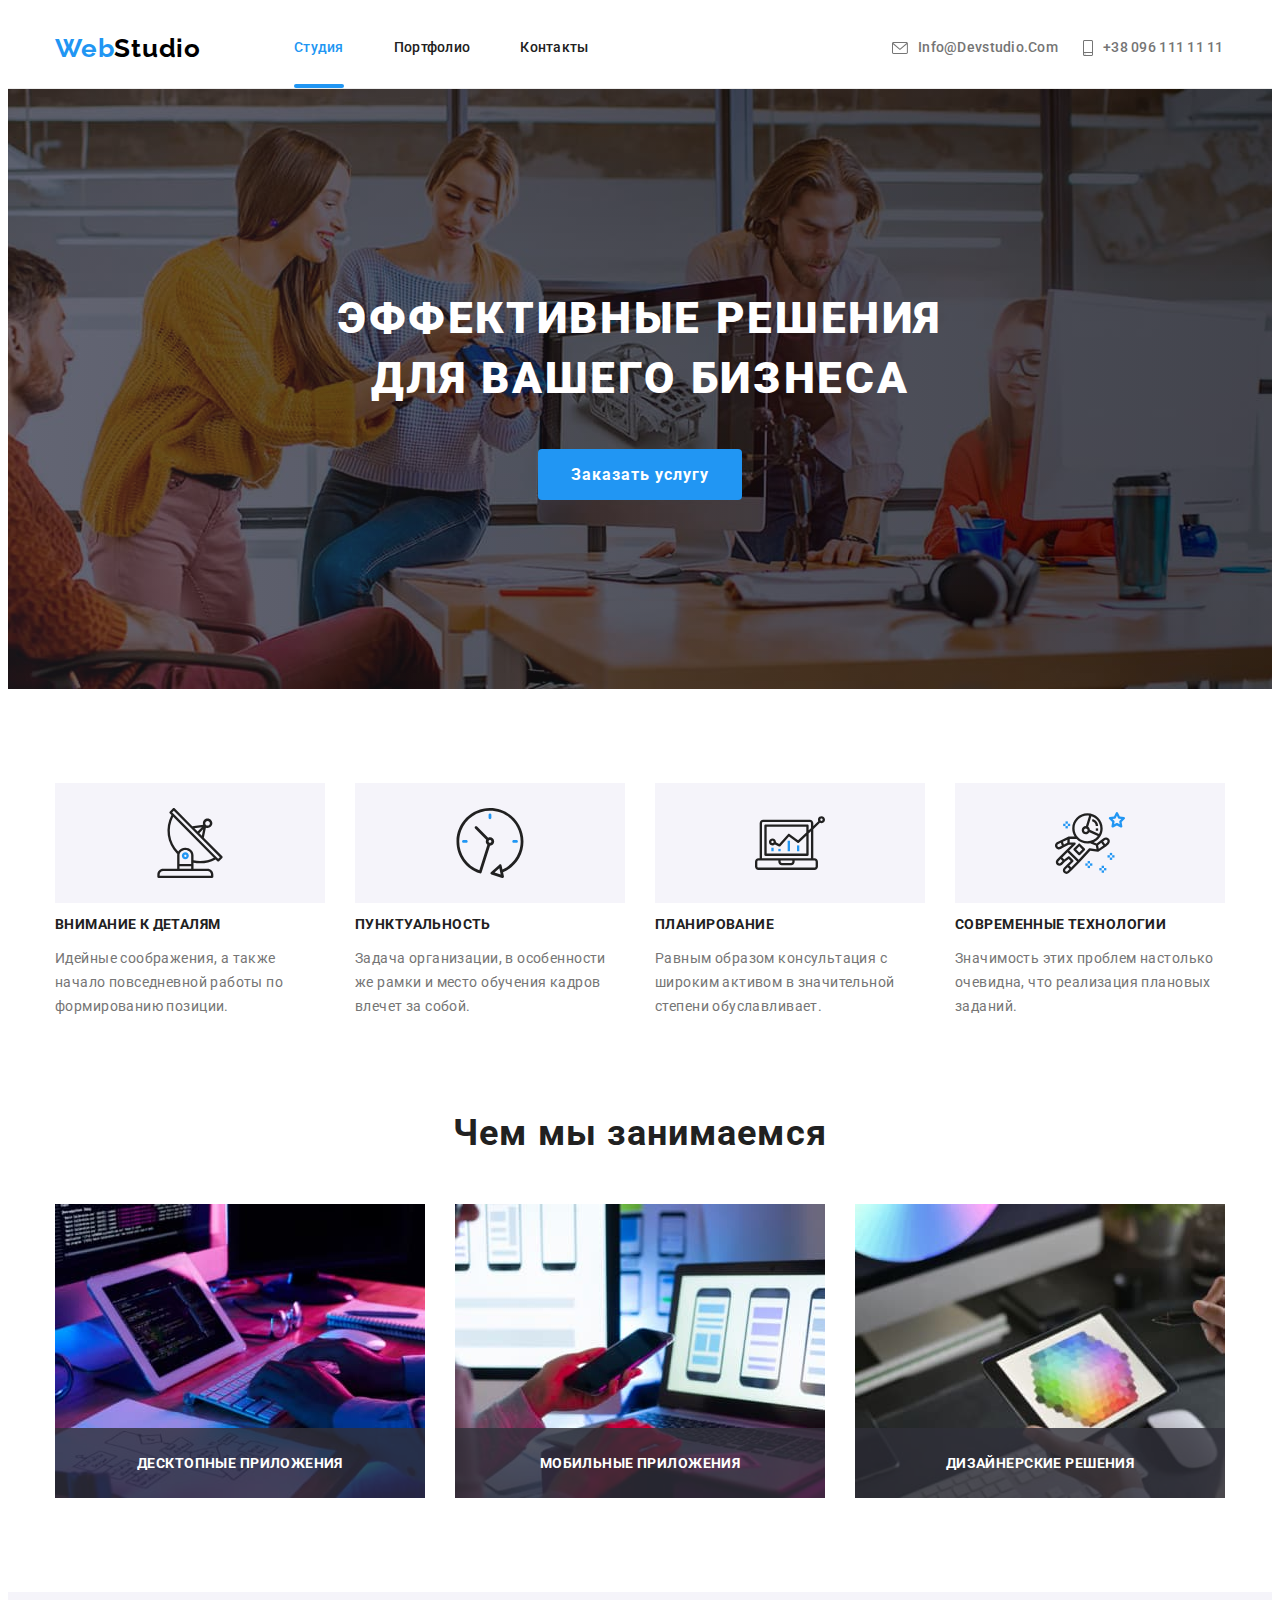
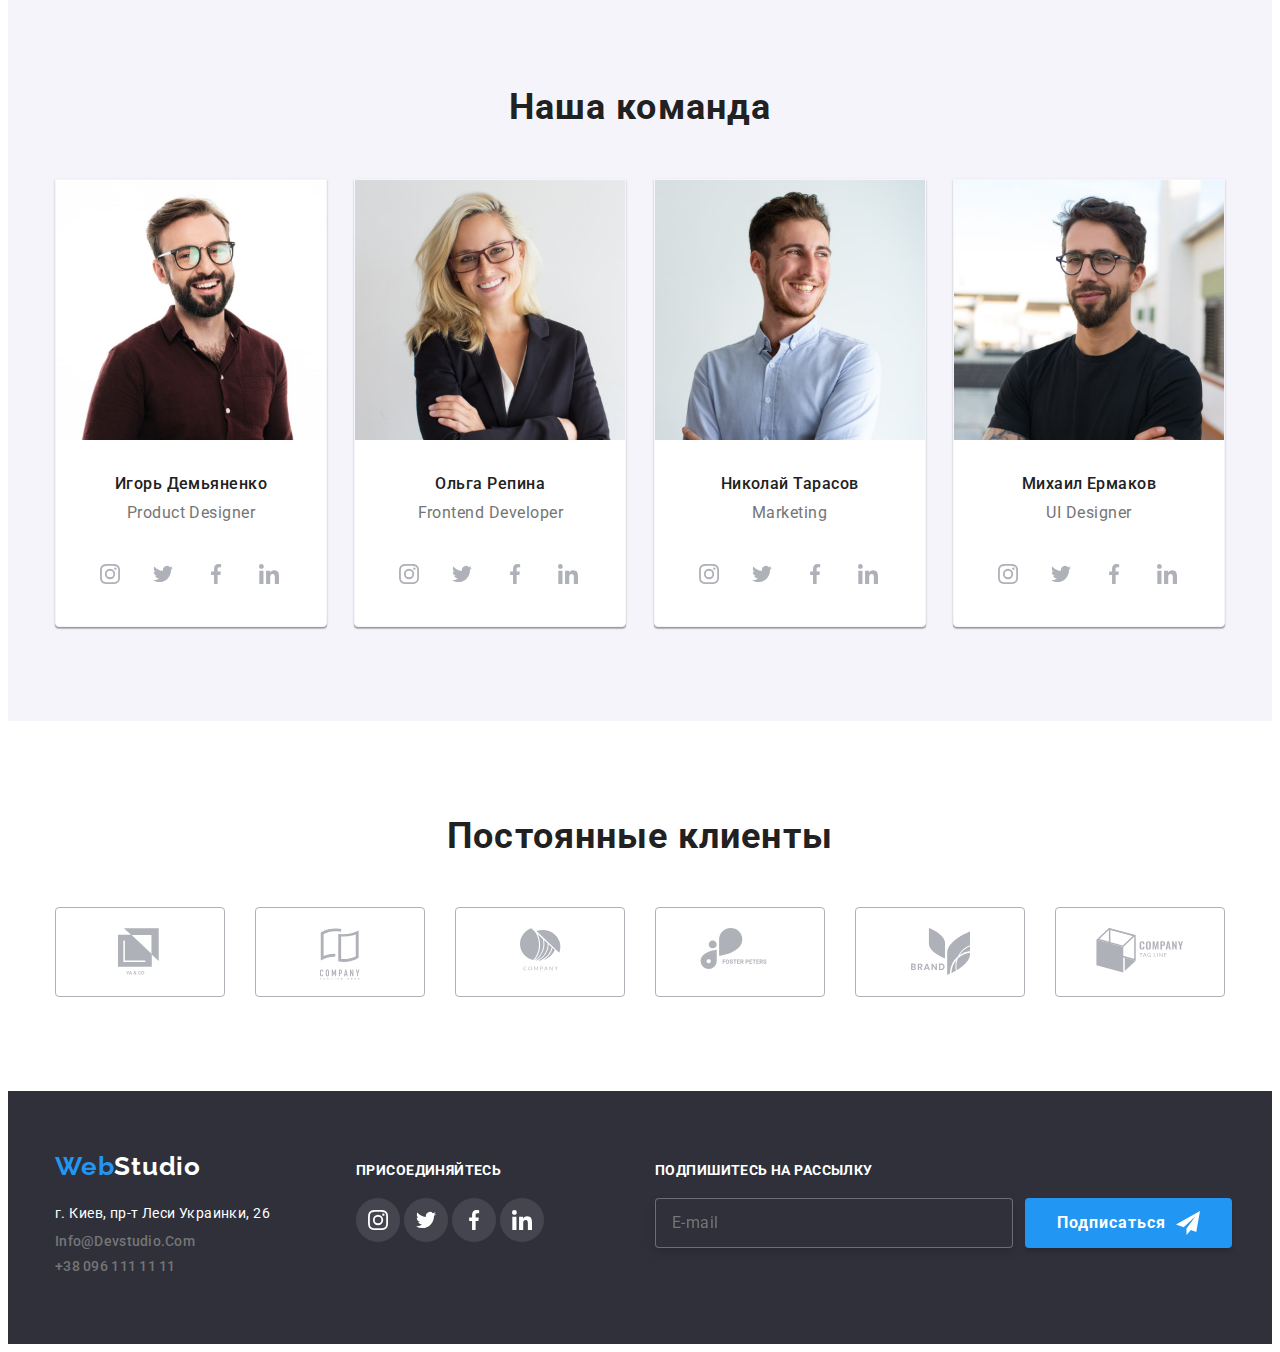
<file: index.html>
<!DOCTYPE html>
<html lang="ru">
<head>
    <meta charset="UTF-8">
    <meta name="viewport" content="width=device-width, initial-scale=1.0">
    <title>homework-4</title>
    <link href="https://fonts.googleapis.com/css2?family=Raleway:wght@700&family=Roboto:wght@400;500;700;900&display=swap" rel="stylesheet"> 
    <link rel="stylesheet" href="https://cdnjs.cloudflare.com/ajax/libs/modern-normalize/1.0.0/modern-normalize.min.css" integrity="sha512-ISS7cAi1PEhQ8jnbJpJZMd29NlhNj4AWYyLOSp2CE/CsHxTCu+r+t0D2yoJudVrd0/8fTVPUVDzY5Tvli75u/g==" crossorigin="anonymous" />
    <link rel="stylesheet" href="./css/style.css">
</head>

<body>
 
       
    <header class="page-header">
        <div class="container main-nav">
        <nav class="main-nav-list">
             <!-- Навигация на другие места страницы -->
            <a href="" class="logo">Web<span class="logo-studio">Studio</span></a>
            
            <ul class="link-list"> 
              <li class="item"><a href="./index.html" class="links current">Cтудия</a></li>
              <li class="item"><a href="./portfolio.html" class="links">Портфолио</a></li>
              <li class="item"><a href="" class="links">Контакты</a></li>
            </ul>
        </nav>
            <address class="address">
                <ul class="link-adress"> 
<!-- Ссылка на адрес электронной почты  -->
<li class="item-mail">
    <a href="mailto:info@devstudio.com" class="nav-mail">
    <svg class="icon-mail"><use href="./images/symbol-defs-icon-opt.svg#icon-envelope"></use></svg>info@devstudio.com</a></li>
<!-- Ссылка на телефонный номер -->
<li class="item-tel">
    <a href="tel:+380961111111" class="nav-tel">
    <svg class="icon-tel"><use href="./images/symbol-defs-icon-opt.svg#icon-smartphone"></use></svg>+38 096 111 11 11</a></li>
 </ul>
              </address>
           </div>
    </header>

    <main>
        
        <section class="hero">
            
             <h1 class="hero-title">ЭФФЕКТИВНЫЕ РЕШЕНИЯ<br>ДЛЯ ВАШЕГО БИЗНЕСА</h1>
             <button class="button-modal-open" data-modal-open>Заказать услугу</button>
    
        <div class="backdrop is-hidden" data-modal>

           
                <div class="modal">

                    <button class="button-modal-close" data-modal-close><svg class="close" width="18x" heigth="18px"><use href="./images/symbol-defs-close.svg#icon-close">
                    </use></svg>
                    </button>
            
                    
                    <form class="form js-speaker-form" action="#" autocomplete="off">
                        <h2 class="title-form">Оставьте свои данные, мы вам перезвоним</h2>
            
                        <div class="form-field" >
            
                            <label class="form-label">Имя</label>
                           <div class="form-input">
                                <input type="text" name="name"  placeholder=" "/>
                                    
                                <svg class="icon-form">
                                <use href="./images/symbol-defs5.svg#icon-name"></use>
                                </svg>
                            </div>

            
            
                            
                            <label class="form-label">Телефон</label>
                            <div class="form-input">

                                <input  type="tel" name="tel" placeholder=" " />
            
                                <svg class="icon-form" >
                                    <use href="./images/symbol-defs5.svg#icon-tel"></use>
                                </svg>
                            </div>
                            
            
                            <label class="form-label">Почта</label>
                            <div  class="form-input">

                                <input  type="email" name="mail" placeholder=" " />
            
                                <svg class="icon-form" >
                                    <use href="./images/symbol-defs5.svg#icon-mail"></use>
                                </svg>
                            </div>


                            <div class=" comment">
                                            
                             <label class="form-label">Комментарий</label>
                             <textarea name="comment" rows="5" cols="45" placeholder="Введите текст"></textarea>
                            </div>
                     </div>
            
                    <!--Checkbox-->
                        <label class="checkbox-label" > 
                           <input class="checkbox-input" type="checkbox" name="text-checkbox" value="agree" />

                           <span class="text-checkbox">Соглашаюсь с рассылкой и принимаю 

                                <a class="conditions" href="">Условия договора</a>
                            </span>
                        </label>
                     
                        <button type="submit" class="big-button submit">Отправить</button>
                    </form>
                    
                </div>
            </div>
                         
        </section> 

<!-- особенности фирмы-->

            <section class="section">
                <div class="container-specifity">
                <ul class="specifity-container">
                    <li class="specifity-text icon-antenna"> <h3 class="specifity">внимание к деталям</h3>
                    <p class="specifity-firm ">Идейные соображения, а также начало повседневной работы по формированию позиции.</p></li>
                    <li class="specifity-text icon-clock"><h3 class="specifity">ПУНКТУАЛЬНОСТЬ</h3>
                    <p class="specifity-firm">Задача организации, в особенности же рамки и место обучения кадров влечет за собой.</p></li>
                    <li class="specifity-text icon-diagram"><h3 class="specifity">ПЛАНИРОВАНИЕ</h3>
                    <p class="specifity-firm">Равным образом консультация с широким активом в значительной степени обуславливает.</p></li>
                    <li class="specifity-text icon-astronaut"><h3 class="specifity">СОВРЕМЕНныЕ ТЕХНОЛОГИИ</h3>
                    <p class="specifity-firm">Значимость этих проблем настолько очевидна, что реализация плановых заданий.</p></li>
                </ul>
            </div>
            </section>
 
 
   
 <section class="section-work">
     <div class="container-work">  
               <h2 class="work">Чем мы занимаемся</h2>
               <ul class="img-work">
                   <li class="img"><img src="./images/box1opt.jpg" alt="печатает на ноутбуке на ст</div>оле" width="370"><div class="text-work"><p class="p-work">десктопные приложения</p></div></li>
                   <li class="img"><img src="./images/box2opt.jpg" alt="держит в левой руке сматрфон и печатает правой рукой на ноутбуке" width="370"><div class="text-work"><p class="p-work">мобильные приложения</p></div></li>
                   <li class="img"><img src="./images/box3opt.jpg" alt="выбирате цвет на планшете" width="370"><div class="text-work"><p class="p-work">дизайнерские решения</p></div></li>
               </ul>
             </div>
       
 </section>
       
<section class="our-team">
                      <h2 class="our-team-title">Наша команда</h2>
                      <ul class="team-img">
                        <li class="img2"><img src="./images/img-opt.jpg" alt="Игорь Демьяненко Product Designer" width="270">
                            <div class="social">
                                <h3 class="team">Игорь Демьяненко</h3><p class="position">Product Designer</p>
                            <ul class="social-list">
                             <li class="social-link">
                                <a class="icon-hover" href=""><svg class="social-links"><use href="./images/symbol-defs1-opt.svg#icon-instagram11"></use></svg></a></li>
                            <li class="social-link">
                                <a class="icon-hover" href=""><svg class="social-links"><use href="./images/symbol-defs1-opt.svg#icon-twitter22"></use></svg></a></li>
                            <li class="social-link">
                                <a class="icon-hover" href=""><svg class="social-links"><use href="./images/symbol-defs1-opt.svg#icon-facebook33"></use></svg></a></li>
                            <li class="social-link">
                                <a class="icon-hover" href=""><svg class="social-links"><use href="./images/symbol-defs1-opt.svg#icon-linkedin44"></use></svg></a></li></ul></div></li>
                       <li class="img2"><img src="./images/img(1)-opt.jpg" alt="Ольга Репина Frontend Developer" width="270">
                        <div class="social">
                            <h3 class="team">Ольга Репина</h3><p class="position">Frontend Developer</p>
                            <ul class="social-list">
                                <li class="social-link">
                                    <a class="icon-hover" href=""><svg class="social-links"><use href="./images/symbol-defs1-opt.svg#icon-instagram11"></use></svg></a></li>
                                <li class="social-link">
                                    <a class="icon-hover" href=""><svg class="social-links"><use href="./images/symbol-defs1-opt.svg#icon-twitter22"></use></svg></a></li>
                                <li class="social-link">
                                    <a class="icon-hover" href=""><svg class="social-links"><use href="./images/symbol-defs1-opt.svg#icon-facebook33"></use></svg></a></li>
                                <li class="social-link">
                                    <a class="icon-hover" href=""><svg class="social-links"><use href="./images/symbol-defs1-opt.svg#icon-linkedin44"></use></svg></a></li></ul></div></li>
                        <li class="img2"><img src="./images/img(2)-opt.jpg" alt="Николай Тарасов Marketing" width="270">
                            <div class="social">
                                <h3 class="team">Николай Тарасов</h3><p class="position">Marketing</p>
                                  <ul>
                                    <li class="social-link">
                                        <a class="icon-hover" href=""><svg class="social-links"><use href="./images/symbol-defs1-opt.svg#icon-instagram11"></use></svg></a></li>
                                    <li class="social-link">
                                        <a class="icon-hover" href=""><svg class="social-links"><use href="./images/symbol-defs1-opt.svg#icon-twitter22"></use></svg></a></li>
                                    <li class="social-link">
                                        <a class="icon-hover" href=""><svg class="social-links"><use href="./images/symbol-defs1-opt.svg#icon-facebook33"></use></svg></a></li>
                                    <li class="social-link">
                                        <a class="icon-hover" href=""><svg class="social-links"><use href="./images/symbol-defs1-opt.svg#icon-linkedin44"></use></svg></a></li></ul></div></li>
                        <li class="img2"><img src="./images/img(3)-opt.jpg" alt="Михаил Ермаков UI Designer" width="270">
                            <div class="social">
                                <h3 class="team">Михаил Ермаков</h3><p class="position">UI Designer</p>
                                  <ul>
                                    <li class="social-link">
                                        <a class="icon-hover" href=""> <svg class="social-links"><use href="./images/symbol-defs1-opt.svg#icon-instagram11"></use></svg></a></li>
                                    <li class="social-link">
                                        <a class="icon-hover" href=""><svg class="social-links"><use href="./images/symbol-defs1-opt.svg#icon-twitter22"></use></svg></a></li>
                                    <li class="social-link">
                                        <a class="icon-hover" href=""><svg class="social-links"><use href="./images/symbol-defs1-opt.svg#icon-facebook33"></use></svg></a></li>
                                    <li class="social-link">
                                        <a class="icon-hover" href=""><svg class="social-links"><use href="./images/symbol-defs1-opt.svg#icon-linkedin44"></use></svg></a></li></ul></div></li>               
                      </ul>
                  </section>
        
<section class="clients"> 
    <h2 class="clients-title">Постоянные клиенты</h2>
    <ul class="client">
         <li class="client-position"><div class="border-client"><a href="" class="our-client"><svg class="yaCo"><use href="./images/symbol-defs-opt.svg#icon-logo1"></use></svg></a></div></li>
         <li class="client-position"><div class="border-client"><a href="" class="our-client"><svg class="company2"><use href="./images/symbol-defs-opt.svg#icon-logo2"></use></svg></a></div></li>
         <li class="client-position"><div class="border-client"><a href="" class="our-client"><svg class="company3"><use href="./images/symbol-defs-opt.svg#icon-logo3"></use></svg></a></div></li>
         <li class="client-position"><div class="border-client"><a href="" class="our-client"><svg class="company4"><use href="./images/symbol-defs-opt.svg#icon-logo4"></use></svg></a></div></li>
         <li class="client-position"><div class="border-client"><a href="" class="our-client"><svg class="brand"><use href="./images/symbol-defs-opt.svg#icon-logo5"></use></svg></a></div></li>
         <li class="client-position"><div class="border-client"><a href="" class="our-client"><svg class="company6"><use href="./images/symbol-defs-opt.svg#icon-logo6"></use></svg></a></div></li>
    </ul>

</section>
    </main>
    <footer>
        <div class="container-footer"> 
            <div class="web">
            <a href="" class="logo">Web<span class="logo-footer">Studio</span></a>
    
            <address class="map">
               г. Киев, пр-т Леси Украинки, 26           
               <a href="mailto:info@devstudio.com" class="nav">info@devstudio.com</a> 
               <a href="tel:+380961111111" class="nav">+38 096 111 11 11</a>
            </address>
        </div>
    
            
            <div class="social-container">
                <h3 class="social-title">присоединяйтесь</h3>
                <div class="social-footer">
                    <ul>
                        <li class="social-links-insta"><a class="insta" href=""></a></li>
                        <li class="social-links-twitter"><a href="" class="twitter"></a></li>
                        <li class="social-links-facebook"><a href="" class="facebook"></a></li>
                        <li class="social-links-linki"><a href="" class="linki"></a></li>
                    </ul>
                </div>     
                    
            
        </div>
        <div class="footer-invoke">
            <p class="invoke">Подпишитесь на рассылку</p>
          
      <form class="form-button"> 

        <input class="form-footer"
              type="text"
              name="name"
              placeholder="E-mail"
              />
    <button type="submit" class="big-button subscribe">Подписаться 
              <svg width=24 height=24  class="icon-send">

                  <use href="./images/icons/symbol-defs5.svg#icon-icon-send"></use>
                             
              </svg>
          </button>
                          
       </form>
                      
          
     </div>


        </div>
    

   
    </footer>

    <script src="./js/modal.js"></script>
    </body>
</html>
</file>
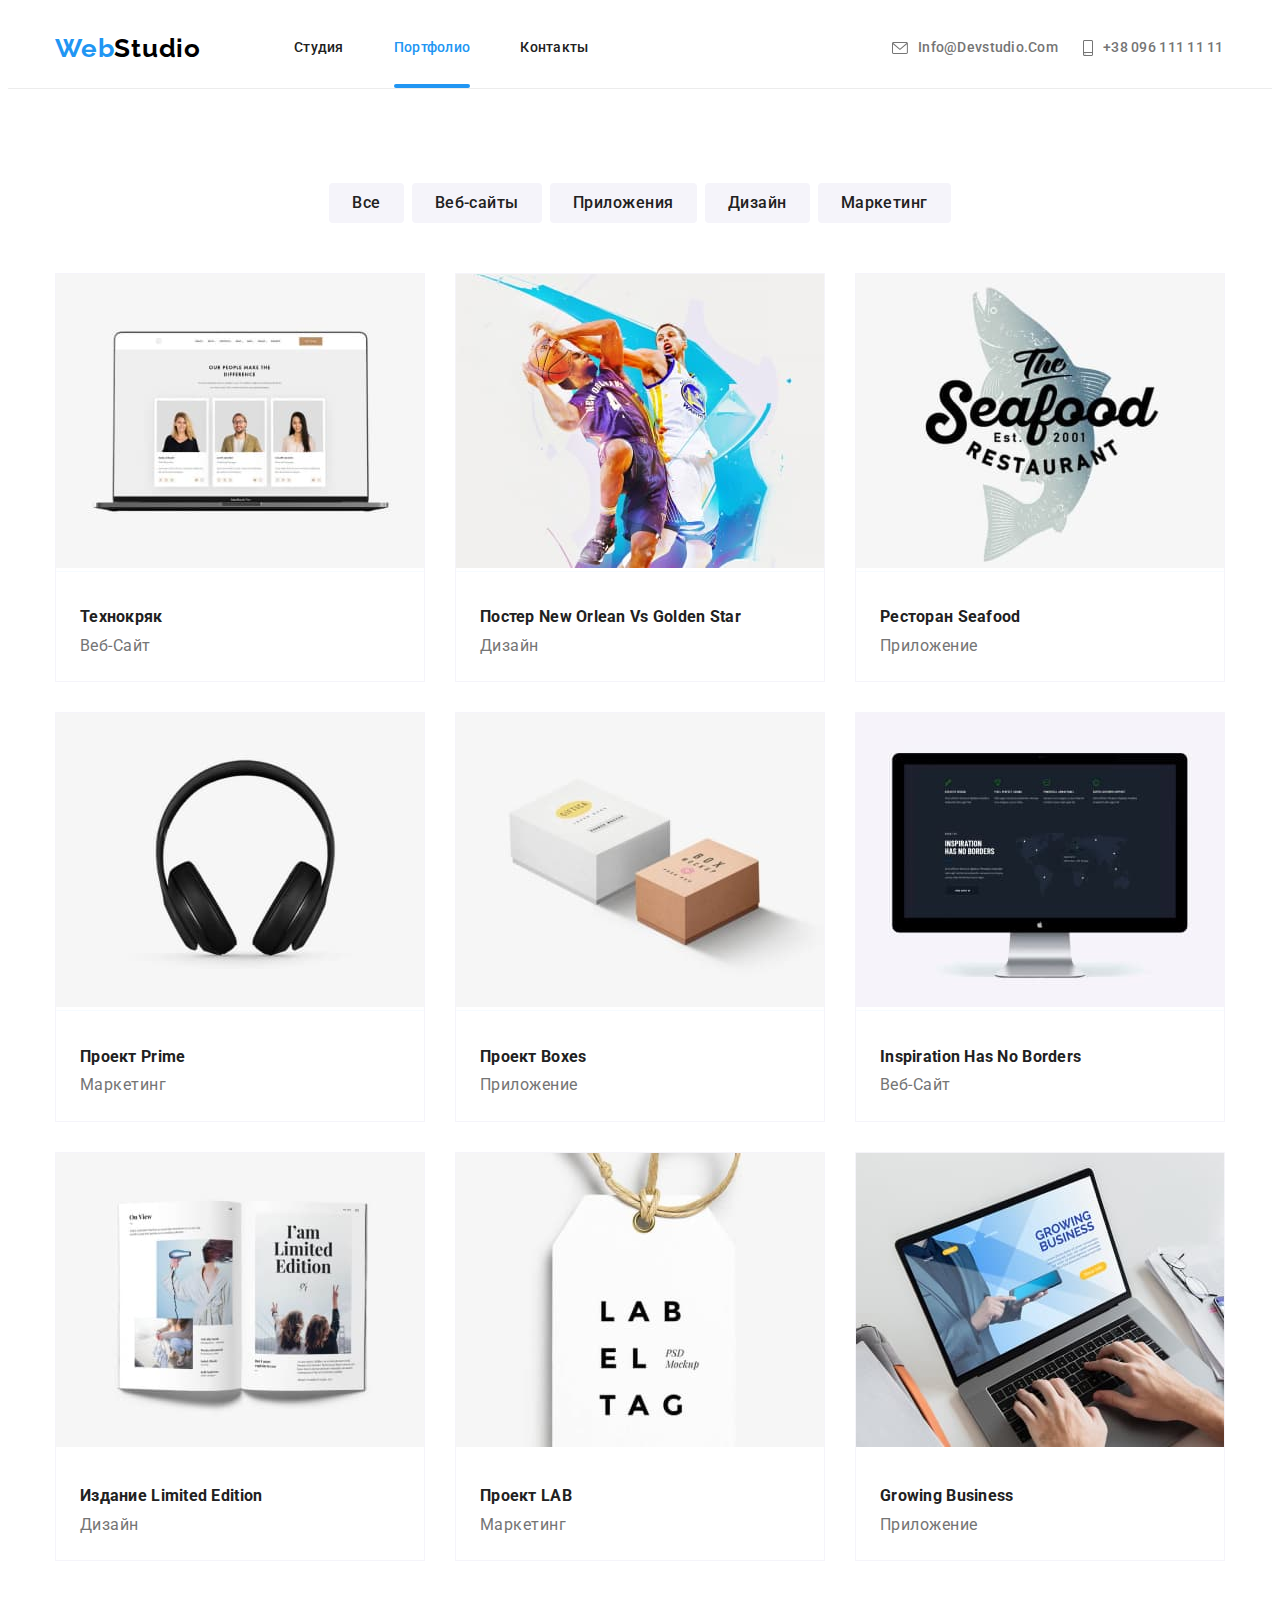
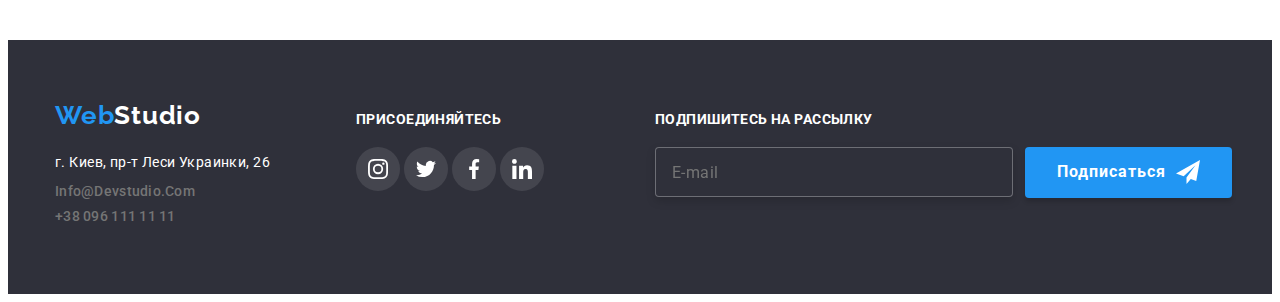
<file: portfolio.html>
<!DOCTYPE html>
<html lang="ru">
<head>
    <meta charset="UTF-8">
    <meta name="viewport" content="width=device-width, initial-scale=1.0">
    <title>Portfolio</title>
    <link href="https://fonts.googleapis.com/css2?family=Raleway:wght@700&family=Roboto:wght@400;500;700;900&display=swap" rel="stylesheet"> 
    <link rel="stylesheet" href="https://cdnjs.cloudflare.com/ajax/libs/modern-normalize/1.0.0/modern-normalize.min.css" integrity="sha512-ISS7cAi1PEhQ8jnbJpJZMd29NlhNj4AWYyLOSp2CE/CsHxTCu+r+t0D2yoJudVrd0/8fTVPUVDzY5Tvli75u/g==" crossorigin="anonymous" />
    <link rel="stylesheet" href="./css/style.css">
</head>


<body>
    <header class="page-header portfolio">
        <div class="container main-nav">
        <nav class="main-nav-list">
             <!-- Навигация на другие места страницы -->
            <a href="" class="logo">Web<span class="logo-studio">Studio</span></a>
            
            <ul class="link-list"> 
              <li class="item"><a href="./index.html" class="links">Cтудия</a></li>
              <li class="item"><a href="./portfolio.html" class="links current">Портфолио</a></li>
              <li class="item"><a href="" class="links">Контакты</a></li>
            </ul>
        </nav>
        <address class="address">
            <ul class="link-adress"> 
<!-- Ссылка на адрес электронной почты  -->
<li class="item-mail">
<a href="mailto:info@devstudio.com" class="nav-mail">
<svg class="icon-mail"><use href="./images/symbol-defs-opt.svg#icon-envelope"></use></svg>info@devstudio.com</a></li>
<!-- Ссылка на телефонный номер -->
<li class="item-tel">
<a href="tel:+380961111111" class="nav-tel">
<svg class="icon-tel"><use href="./images/symbol-defs-opt.svg#icon-smartphone"></use></svg>+38 096 111 11 11</a></li>
</ul>
          </address>
           </div>
    </header>

   <main>
       
       <section class="section">
       <div class="container-portfolio">
           <div class="button-portfolio-nav">
               <ul class="flex-container">
                   <li class="button-portfolio"><button type="button" class="portfolio-nav">Все</button></li>
                   <li class="button-portfolio"><button type="button" class="portfolio-nav">Веб-сайты</button></li> 
                   <li class="button-portfolio"><button type="button" class="portfolio-nav">Приложения</button></li> 
                   <li class="button-portfolio"><button type="button" class="portfolio-nav">Дизайн</button></li> 
                   <li class="button-portfolio"><button type="button" class="portfolio-nav">Маркетинг</button></li> 
               </ul>
           </div>
                    <ul class="flex-img">
                        <li class="img-portfolio"><a class="portfolio-overlay" href="">
                        <div class="portfolio-text"><img src="./images/team1-opt.jpg" alt="фото команды на екране" width="370"><div class="overlay">
                        <p class="card-text">Технокряк это современная площадка распространения коронавируса. Компании используют эту платформу для цифрового шпионажа и атак на защищённые сервера конкурентов.</p></div>
                        </div><div class="product-title"><h3 class="product-name">Технокряк</h3><p class="product">Веб-сайт</p></div></a></li>
                        <li class="img-portfolio"><a href="">
                            <div class="portfolio-text"><img src="./images/team-opt.jpg" alt="игра в баскетбол" width="370"><div class="overlay">
                            <p class="card-text">Технокряк это современная площадка распространения коронавируса. Компании используют эту платформу для цифрового шпионажа и атак на защищённые сервера конкурентов.</p></div>
                            </div><div class="product-title"><h3 class="product-name">Постер New Orlean vs Golden Star</h3><p class="product">Дизайн</p></div></a></li>
                    <li class="img-portfolio"><a href="">
                        <div class="portfolio-text"><img src="./images/seafood-opt.jpg" alt="логотоип ресторана seafood" width="370"><div class="overlay">
                            <p class="card-text">Технокряк это современная площадка распространения коронавируса. Компании используют эту платформу для цифрового шпионажа и атак на защищённые сервера конкурентов.</p></div>
                        </div>
                        <div class="product-title"><h3 class="product-name">Ресторан Seafood</h3><p class="product">Приложение</p></div></a></li>
                    <li class="img-portfolio"><a href="">
                        <div class="portfolio-text"><img src="./images/music-opt.jpg" alt="наушники" width="370"><div class="overlay">
                        <p class="card-text">Технокряк это современная площадка распространения коронавируса. Компании используют эту платформу для цифрового шпионажа и атак на защищённые сервера конкурентов.</p></div>
                        </div>
                        <div class="product-title"><h3 class="product-name">Проект Prime</h3><p class="product">Маркетинг</p></div></a></li>
                    <li class="img-portfolio"><a href=""><div class="portfolio-text">
                        <img src="./images/boxes-opt.jpg" alt="коробки" width="370"><div class="overlay">
                        <p class="card-text">Технокряк это современная площадка распространения коронавируса. Компании используют эту платформу для цифрового шпионажа и атак на защищённые сервера конкурентов.</p></div>
                        </div>
                            <div class="product-title"><h3 class="product-name">Проект Boxes</h3><p class="product" >Приложение</p></div></a></li>
                    <li class="img-portfolio"><a href=""><div class="portfolio-text">
                        <img src="./images/screen-opt.jpg" alt="екран" width="370"><div class="overlay">
                            <p class="card-text">Технокряк это современная площадка распространения коронавируса. Компании используют эту платформу для цифрового шпионажа и атак на защищённые сервера конкурентов.</p></div>
                            </div>
                            <div class="product-title"><h3 class="product-name">Inspiration has no Borders</h3><p class="product">Веб-сайт</p></div></a></li>
                    <li class="img-portfolio"><a href=""><div class="portfolio-text">
                        <img src="./images/magaz-opt.jpg" alt="разворот журнала" width="370"><div class="overlay">
                          <p class="card-text">Технокряк это современная площадка распространения коронавируса. Компании используют эту платформу для цифрового шпионажа и атак на защищённые сервера конкурентов.</p></div>
                          </div>
                            <div class="product-title"><h3 class="product-name">Издание Limited Edition</h3><p class="product">Дизайн</p></div></a></li>
                    <li class="img-portfolio"><a href=""><div class="portfolio-text">
                        <img src="./images/img(7)-opt.jpg" alt="этикетка" width="370"><div class="overlay">
                        <p class="card-text">Технокряк это современная площадка распространения коронавируса. Компании используют эту платформу для цифрового шпионажа и атак на защищённые сервера конкурентов.</p></div>
                        </div>
                            <div class="product-title"><h3 class="product-name">Проект LAB</h3><p class="product">Маркетинг</p></div></a></li>
                    <li class="img-portfolio"><a href=""><div class="portfolio-text">
                        <img src="./images/note-opt.jpg" alt="екран" width="370"><div class="overlay">
                        <p class="card-text">Технокряк это современная площадка распространения коронавируса. Компании используют эту платформу для цифрового шпионажа и атак на защищённые сервера конкурентов.</p></div>
                        </div><div class="product-title"><h3 class="product-name">Growing Business</h3><p class="product">Приложение</p></div></a></li>      
                </ul>
            </div>
       
        </section>
        
    </main>
    <footer>
        <div class="container-footer"> 
            <div class="web">
            <a href="" class="logo">Web<span class="logo-footer">Studio</span></a>
    
            <address class="map">
               г. Киев, пр-т Леси Украинки, 26           
               <a href="mailto:info@devstudio.com" class="nav">info@devstudio.com</a> 
               <a href="tel:+380961111111" class="nav">+38 096 111 11 11</a>
            </address>
        </div>
    
            
            <div class="social-container">
                <h3 class="social-title">присоединяйтесь</h3>
                <div class="social-footer">
                    <ul>
                        <li class="social-links-insta"><a href="" class="insta"></a></li>
                        <li class="social-links-twitter"><a href="" class="twitter"></a></li>
                        <li class="social-links-facebook"><a href="" class="facebook"></a></li>
                        <li class="social-links-linki"><a href="" class="linki"></a></li>
                    </ul>
                </div>     
                    
            
        </div>
        <div class="footer-invoke">
            <p class="invoke">Подпишитесь на рассылку</p>
          
      <form class="form-button"> 

        <input class="form-footer"
              type="text"
              name="name"
              placeholder="E-mail"
              />
    <button type="submit" class="big-button subscribe">Подписаться 
              <svg width=24 height=24  class="icon-send">

                  <use href="./images/icons/symbol-defs5.svg#icon-icon-send"></use>
                             
              </svg>
          </button>
                          
       </form>
                      
          
     </div>

        </div>
    

   
    </footer>
    

</body>
</html>
</file>
<file: css/style.css>
*,
*::before,
*::after {
  box-sizing: border-box;
}


:root {
    --primary-text-color: #757575;
    --title-text-color: #212121;
    --accent-color: #2196f3;
    --accent-color-2: #ffffff;
    --background-color: #2F303A;
    --background-color-2: #F5F4FA; 
    }

body {
    font-family: 'Roboto', sans-serif;
    color: var(--title-text-color); }
p {
    margin: 0;
}
   
.page-header {
    border-bottom-width: 1px;
    border-bottom-style: solid;
    border-bottom-color: #ECECEC; }

.main-nav {
    margin-left: auto;
    margin-right: auto;
    padding-right: 15px;
    padding-left: 15px;
    width: 1200px;
    }
    .main-nav-list {
        display: flex;
        align-items: center;}

.container {
    display: flex;
    align-items: center; }

.logo { 
font-family: 'Raleway', sans-serif;
color:var(--accent-color);

font-size: 26px;
font-weight: 700;
line-height: 1.19;
letter-spacing: 0.03em;
display: inline-block;
}

.logo-studio {
    color: #000000;
    font-size: 26px; 
    font-weight: 700; 
    line-height: 1.19;
    letter-spacing: 0.03em;
    }

ul {
    list-style-type: none;
padding: 0;
margin: 0;
}
.button-portfolio-nav {
    margin-bottom: 50px;
}

.our-team { 
    background: var(--background-color-2);
    padding-bottom: 94px;
}
 
.our-team-title {
    margin-top: 0;
    margin-bottom: 50px;
    padding-top: 94px;
    
}
.clients-title{

    margin-top: 0px;
    margin-bottom: 50px;
    padding-top:94px;
    text-align: center;
}

.link-list .links  {
    font-weight: 500;
    font-size: 14px;
    line-height: 1.14;
    letter-spacing: 0.02em;
  
    display: block;
    padding-top: 32px;
    padding-bottom: 32px;
    position: relative;}


    .link-list {

    display: flex;
    margin-left: 93px;
    padding-top: 0px;
    padding-bottom: 0px;
    }
 
.link-list .item {
    display: block;
    padding-top: 0px;
    padding-bottom: 0px;
      
    color: var(--title-text-color);
    font-style: normal;
    font-size: 14px;
    font-weight: 500;
    line-height: 1.14;
    letter-spacing: 0.02em
}
 
.link-list .item:not(:last-child) {
    margin-right: 50px; ;
 }

.links .links.current {
    color: var(--title-text-color);
         }

.links {
        transition: color 250ms cubic-bezier(0.4, 0, 0.2, 1),
        opacity 250ms cubic-bezier(0.4, 0, 0.2, 1);}

.current {
position:relative;}
   


.current::after {
    content: "";
    position: absolute;
    left: 0;
    bottom: 0;
    width: 100%;
    height: 4px;
    background-color: var(--accent-color);
    border-radius: 2px;
    transition: opacity 250ms cubic-bezier(0.4, 0, 0.2, 1);}

.links:hover ,
.links:focus ,
.links.current {
    color:var(--accent-color);  }

.nav , 
.nav-tel ,
.nav-mail {
    display: flex;
    color:var(--primary-text-color);
    font-style: normal;
    font-size: 14px;
    font-weight: 500;
    line-height: 1.14;
    letter-spacing: 0.02em;
    transition: color 250ms cubic-bezier(0.4, 0, 0.2, 1);
 }

 .link-adress .item + .item {
    margin-left: 50px
}

 .link-adress {
     display: flex;
     align-items: center;
 }

 .address {
   margin-left: auto;  
   font-style: normal;
     
 }
 .icon-mail {
     width: 16px;
     margin-right: 10px;
     fill: currentColor;
     display: flex;;
  
 }
 .icon-tel {
    width: 10px;
    margin-right: 10px;
    fill: currentColor;
    display: flex;
}

.icons {
width: 161px;
}

.nav-tel:hover ,
.nav-mail:hover ,
.nav-mail:focus ,
.nav-tel:focus {
    color:var(--accent-color);
    }

.item-mail {
    width: 161px;
    margin-right: 30px;
    height: 16px;
    display: flex;
}
.item-tel {
    width: 142px;
    height: 16px;
    display: flex;
}
  .container-specifity {
    margin-left: auto;
    margin-right: auto;
    padding: 0 15px;
    width: 1200px;
 }
 .container-work {
    margin-left: auto;
    margin-right: auto;
    padding: 0 15px;
    width: 1200px;
 }
.specifity-container {
    display: flex;
 }
   .specifity-text {
width: 270px;}

.specifity-text:not(:last-child) {
margin-right: 30px;
}
.specifity-text::before { 
    content:"";
    display: block;
    background: var(--background-color-2);
    width: 270px;
    height: 120px;
    background-size: contain;
    background-repeat: no-repeat; 
    background-position: center;
    } 

    .icon-antenna::before {
        background-image: url(../images/icons/antenna.svg); 
        background-size: 70px 70px;
    }
    .icon-clock::before {
        background-image: url(../images/icons/clock.svg); 
        background-size: 70px 70px;
    }
    .icon-diagram::before {
        background-image: url(../images/icons/diagram.svg); 
        background-size: 70px 70px;
    }
    .icon-astronaut::before {
        background-image: url(../images/icons/astronaut.svg); 
        background-size: 70px 70px;
    }

    .container-portfolio {
        margin-left: auto;
        margin-right: auto;
        padding: 0 15px;
        width: 1200px;
    }

.portfolio-nav:hover ,
.portfolio-nav:focus {
    background: var(--accent-color);
    color: var(--accent-color-2);
    box-shadow: 0px 3px 1px rgba(0, 0, 0, 0.1), 
    0px 1px 2px rgba(0, 0, 0, 0.08),
    0px 2px 2px rgba(0, 0, 0, 0.12);
   
}


.hero {
    background: var(--background-color);
  
    background-image: linear-gradient(
        to right,
        rgba(47, 48, 58, 0.4),
        rgba(0, 0, 0, 0.5)
        ),
         url('../images/fon\ \(1\).jpg');
    background-repeat: no-repeat;
    background-position: center;
    background-size: cover;
    margin-left: auto;
    margin-right:auto;
    max-width: 1600px;
    height: 600px;
    text-align: center;
    padding-top: 200px;
    padding-bottom: 200px;
    }

.hero-title {
    
    margin-top: 0;
    margin-bottom: 40px;
    
   color: var(--accent-color-2);
    font-size: 44px;
    font-weight: 900;
    line-height: 1.36;
    letter-spacing: 0.06em;
    text-align: center;
 }

 .work {
    margin-top: 0;
    margin-bottom: 50px;
    text-align: center;
}
.img {
    position: relative;
    width: 370px;
height: 294px;
}

.text-work {
position: absolute;

display: flex;
padding-top: 27px;
padding-bottom: 27px;
top: 224px;
margin-top: 0;
margin-bottom: 0;
width: 100%;
height: 70px;
background: rgba(47, 48, 58, 0.8);
bottom: 0;
left: 0;
justify-content: center;
}

.p-work {
font-family: Roboto;
font-style: normal;
font-weight: 700;
text-transform: uppercase;
font-size: 14px;
line-height: 16px;
align-items: center;
margin: 0;
letter-spacing: 0.03em;
text-transform: uppercase;
color: #FFFFFF;

}

 .backdrop.is-hidden {
    visibility: hidden;
    opacity:0;
    pointer-events: none;
}

.backdrop {
    position: fixed;
    top: 0;
    left: 0;
    width: 100%;
    height: 100%;
    z-index: 1;
    background-color: rgba(0, 0, 0, 0.2);
    transition: opacity 250ms cubic-bezier(0.4, 0, 0.2, 1);}
   
    .backdrop.is-hidden .modal {
     transform: scale(0.9) translate(-50%, -50%);
    }
.buttom-title {
    width: 448px;
    height: 23px;
       
    font-family: Roboto;
    font-style: normal;
    font-weight: 700;
    font-size: 20px;
    line-height: 23px;
    text-align: center;
    letter-spacing: 0.03em;
    color: #212121;
    }

.modal {
position: absolute;
top:50%;
left:50%;
transform:translate(-50%, -50%) scale(0.9); 
width: 528px;
height: 581px;
padding: 40px;
background: #FFFFFF;
box-shadow: 0px 1px 3px rgba(0, 0, 0, 0.12), 0px 1px 1px rgba(0, 0, 0, 0.14), 0px 2px 1px rgba(0, 0, 0, 0.2);
border-radius: 4px;
transition: 250ms cubic-bezier(0.4, 0, 0.2, 1);
}
 
 .button-modal-open {
    font-family: inherit;
    background: var(--accent-color);
    color: var(--accent-color-2);
    padding: 10px 32px;
    border-radius: 4px;  
    display: inline-block;
    min-width: 200px;  
    font-size: 16px;
    text-align: center;
    font-weight: 700;
    line-height: 1.86;
    letter-spacing: 0.06em;
    border: 1px solid transparent;
        }
 .button-modal-close {
   border: none;
    position: absolute;
    top: 8px;
    right: 8px;
    width: 30px;
    height: 30px;
    background-color: var(--title-text-coloror);
    border: 1px solid rgba(0, 0, 0, 0.1);
    border-radius: 50%;
    cursor: pointer;
  }

  .close{
    position: absolute;
    transform: translate(-50%,-50%);
    width: 11px;
    height: 11px;  
  }

  .close:hover{
    fill: var(--accent-color);
  }
  form {
    display: block;
    margin-top: 0em;
} 
.title-form{
    margin-top: 0;
    margin-bottom: 12px;
    
    color: var(--title-text-color);
    font-weight: 700;
    font-size: 20px;
    line-height: 1.2;
    text-align: center;
  }
  .form-field{
    margin-bottom: 20px;
  }
  .form-label {
    display: flex;
    color: rgba(117, 117, 117, 1);
    margin-top: 0;
    margin-bottom: 4px;
    padding-left: 0;
    font-style: normal;
    font-weight: 400;
    font-size: 12px;
    line-height: 1.16;
    letter-spacing: 0.01em;

      }
  
  .form-input{
    position: relative;
    margin-bottom: 10px;
    color: var(--title-text-color);
    transition: color 250ms cubic-bezier(0.4, 0, 0.2, 1);
  }
  .form-input:focus-within{
    color: var(--accent-color);
  }

  .icon-form{
    position: absolute;
    top: 50%;
    left: 12px;
    transform: translateY(-50%);

    width: 18px;
    height: 18px;
    fill: currentColor;
  }
  .form-input input{
    width: 100%;
    padding: 10px 0 10px 42px;
    border: 1px solid rgba(33, 33, 33, 0.2);
    border-radius: 4px;
    transition: border-color 250ms cubic-bezier(0.4, 0, 0.2, 1);
  }

  .form input:focus,
  .comment textarea:focus{
    border-color: var(--accent-color);
    cursor: pointer;
    outline: 0;
  }

  .comment textarea{
    width: 100%;
    padding: 12px 16px;
    resize: none;
    border: 1px solid rgba(33, 33, 33, 0.2);
    border-radius: 4px;
    transition: border-color 250ms cubic-bezier(0.4, 0, 0.2, 1);
  }

  textarea::placeholder {
    font-size: 14px;
    line-height: 1.14;
    color: rgba(117, 117, 117, 0.5);
}

.checkbox-label{
    display: flex;
    justify-content: center;
    align-items: center;
    margin-bottom: 30px;
    cursor: pointer;
  }

  .checkbox-input{
    position: absolute;
    width: 1px;
    height: 1px;
    margin: -1px;
    border: 0;
    padding: 0;
    clip: rect(0 0 0 0);
    overflow: hidden;
  }

  .text-checkbox{
    display: flex;
    align-items: center;
    font-weight: 400;
    font-size: 14px;
    line-height: 1.71;
    letter-spacing: 0.03em;
    color: var(--primary-text-color);
  }

  .text-checkbox a{
    position: relative;
    margin-left: 5px;
    color: var(--accent-color);
    
  }
  .conditions::after {
        content:"";
        position: absolute;
        width: 100%;
        height: 1px;
        bottom: 0;
        left: 0;
        background-color: var(--accent-color);
        border-radius: 2px;
       
    }
  

  .text-checkbox::before{
    content: "";
    display: inline-block;
    margin-right: 8px;
    width: 16px;
    height: 15px;
    background-image: url(../images/icons/square.svg);
    background-size: contain;
    background-repeat: no-repeat;
    background-position: center;
  }

  .checkbox-input:checked +.text-checkbox::before{
    background-color: var(--accent-color);
  background-image: url(../images/icons/check.svg);
    background-origin: border-box;
  }

  .form .submit{
    display: flex;
    align-items: center;
    padding: 10px 28px;
    width: 200px;
    justify-content: center;
    margin: 0 auto;
    cursor: pointer;
 }

 

 .big-button{
  border: 0 solid transparent;
  border-radius: 4px;
  background-color: var(--accent-color);
  color: var(--accent-color-2);
  font-family: Roboto,OpenSans;
  font-weight: 700;
  font-size: 16px;
  line-height: 1.9;
  letter-spacing: 0.06em;
  padding:10px 32px 10px 32px;
  box-shadow: 0px 4px 4px rgba(0, 0, 0, 0.15);
  
  }
 

 a {     
    text-decoration: none;
    color: inherit; 
    text-transform: capitalize;
    font-size: 14px;
    font-weight: 500;
    line-height: 1.14;
    letter-spacing: 0.02em;
}

h2 {
    
    font-size: 36px;
    font-weight: 700;
    line-height: 1.17;
    letter-spacing: 0.03em;
    text-align: center;}
    
.specifity {
    color: var(--title-text-color);
    margin-left: 0;
    margin-right: 0;
    font-size: 14px;  
    line-height: 1.14;
    font-weight: 700;
    letter-spacing: 0.03em;
    text-transform: uppercase;
}

.section {
    padding-top: 94px;
    padding-bottom: 94px;
        }

.section-work {
    padding-top: 0px;
    padding-bottom: 94px;
}

p.specifity-firm {
color:var(--primary-text-color);
margin-top: 0;
margin-bottom: 0;
font-size: 14px;
font-weight: 400;
line-height: 1.7;
letter-spacing: 0.03em;
text-align: left;
}

.team-img {
    display:flex;
    width: 270px;
   flex-wrap: wrap;
   margin: -15px;
   justify-content: space-between;
      }

.img2 {
   border: 1px solid var(--background-color-2);
border-top-left-radius: 0px;
border-top-right-radius: 0px;
border-bottom-right-radius: 4px;
border-bottom-left-radius: 4px;
box-shadow: 0px 1px 3px rgba(0, 0, 0, 0.12), 
0px 1px 1px rgba(0, 0, 0, 0.14), 
0px 2px 1px rgba(0, 0, 0, 0.2);
background-color: var(--accent-color-2);}
  
  
   .img2:not(:last-child) {
        margin-right: 15px;}


.clients{
   padding-bottom: 94px;
     
}
       .client{
    margin-right: auto;
    margin-left: auto;
    padding: 0 15px;
    width: 1200px;
    margin-top: 0px;
    margin-bottom: 0px;
    display:flex;
    flex-wrap: wrap;
    justify-content: space-between;
           }
     .border-client {
         display: inline-block;
         border-color: currentColor; 
         transition: color 250ms cubic-bezier(0.4, 0, 0.2, 1);}

.border-client:hover{
color: #2196F3;

         }

            .our-client {
                width: 170px;
                height: 90px;
                display: flex;  
                border: 1px solid  #AFB1B8; 
                box-sizing: border-box;
                border-radius: 4px;
                margin-right: 15px; 
                transition:  border-color 250ms cubic-bezier(0.4, 0, 0.2, 1),
                fill 250ms cubic-bezier(0.4, 0, 0.2, 1);
                } 

.our-client:hover, .our-client:hover svg ,
.our-client:focus, .our-client:focus svg { 
            border-color: var(--accent-color3);
           fill: #2196F3;  }

 .our-client:last-child {
            margin-right: 0px;}

 
.client-position {
    background-position: center;
    display: flex;
   }
 
  
        .yaCo {
         width: 45px;
        height: 50px;
        display: flex;  

         }
         .company2 {
            width: 40px;
            height: 52px;
          }

         .company3 { width: 41px;
            height: 43px;}

         .company4 {width: 80px;
            height: 42px; }

         .company6 {width: 88px;
            height: 45px; }
        .brand {width: 59px;
            height: 47px;  } 

            .yaCo,
            .company2,
            .company3,
            .company4,
            .brand,
            .company6 {
                display: block;
                margin-right: auto;
                margin-left: auto;
                margin-top: 20px;  
                fill: #AFB1B8;
                transition: fill 250ms cubic-bezier(0.4, 0, 0.2, 1);}
          
                  
    .yaCo:hover ,    
    .company2:hover ,
    .company3:hover ,
    .company4:hover ,
    .brand:hover ,
    .company6:hover ,
    .yaCo:focus ,    
    .company2:focus ,
    .company3:focus ,
    .company4:focus ,
    .brand:focus ,
    .company6:focus  {
      fill: var(--accent-color);  }

           
.social{
    display:inline-block;
    margin-right: 32px;
    margin-left: 32px;
    margin-bottom: 30px;
    justify-content: space-between;
     width: 206px; 
     
    }

    .social-link {
        width: 44px;
        height: 44px;
        text-align: center;
        display: inline-block;
        
                   }
    .social-link:not(:last-child) {
    margin-right: 5px;}   

        .social-link .icon-hover {
            display: flex;
             justify-content: center;
             align-items: center;
             margin: 0 auto;
             width: 44px;
             height: 44px;
             border-radius: 50%;
             
        }


 .social-links {
display: flex;
width: 20px;
height: 20px;
fill:  #AFB1B8;}

 .social {
     display: block; }

       .icon-hover {
         padding: 0;
         border:none;
         display: block;
         align-items: center;
         justify-content: center;
         width: 44px;
         height: 44px;
         border-radius: 50%;
         background-position: 50% 50%;
         color:#AFB1B8;   
         background-size: 20px;
         transition:  background-color 250ms cubic-bezier(0.4, 0, 0.2, 1),
    fill 250ms cubic-bezier(0.4, 0, 0.2, 1);  
          }

   .icon-hover:hover, .icon-hover:hover svg ,
   .icon-hover:focus, .icon-hover:focus svg {
    background-color: var(--accent-color);
    fill: #FFFFFF;
    }

    
     .icon {
display: inline-block; 
width: 44px;
height: 44px;
     } 

 .social-links-insta {
     display: inline-flex;
     margin: 0;
     width: 44px;
     height: 44px;
     justify-content: center;
     align-items: center;
     flex-direction: row;
     border-radius: 50%; 
     }
   
.insta {
    display: flex;
    width: 44px;
    height: 44px;
    background-image: url(../images/icons/instagram11.svg);  
    background-color: rgba(255, 255, 255, 0.1);
    border-radius: 50%;
    background-size: 20px;
    background-position: center;
    object-position:center;
    background-repeat: no-repeat;
    transition: background-color  250ms cubic-bezier(0.4, 0, 0.2, 1),
    fill 250ms cubic-bezier(0.4, 0, 0.2, 1);
     }


     .insta:hover ,
     .twitter:hover ,
     .facebook:hover ,
     .linki:hover ,
     .insta:focus ,
     .twitter:focus ,
     .facebook:focus ,
     .linki:focus  {
        background-color: var(--accent-color);
        fill:  #fce5e5;  }
        
       .insta:focus ,
        .twitter:focus ,
        .facebook:focus ,
        .linki:focus { background-color: var(--accent-color);
        fill:  #fce5e5; }

     .social-links-twitter {
        display: inline-flex;
        flex-direction: row;
        border-radius: 50%; }

        .twitter {
       width: 44px;
       height: 44px;
       background-image: url(../images/icons/twitter22.svg);  
       background-color: rgba(255, 255, 255, 0.1);
       background-size: 20px;
       border-radius: 50%;
       background-position: center;
       background-repeat: no-repeat;
       transition: background-color  250ms cubic-bezier(0.4, 0, 0.2, 1),
       fill 250ms cubic-bezier(0.4, 0, 0.2, 1);
     }

.social-links-facebook {
    display: inline-flex;
    flex-direction: row;
    border-radius: 50%;}

        .facebook {
       width: 44px;
       height: 44px;
       background-image: url(../images/icons/facebook33.svg);  
       background-color: rgba(255, 255, 255, 0.1);
       border-radius: 50%;
       background-size: 20px;
       background-position: center;
       background-repeat: no-repeat;
       transition: background-color  250ms cubic-bezier(0.4, 0, 0.2, 1),
       fill 250ms cubic-bezier(0.4, 0, 0.2, 1);
}
   
.social-links-linki {
    display: inline-flex;
        flex-direction: row;
        border-radius: 50%;}


        .linki {
       width: 44px;
       height: 44px;
       background-image: url(../images/icons/linkedin44.svg);  
       background-color: rgba(255, 255, 255, 0.1);
       border-radius: 50%;
       transition: background-color  250ms cubic-bezier(0.4, 0, 0.2, 1),
       fill 250ms cubic-bezier(0.4, 0, 0.2, 1);
       background-position: center;
       background-repeat: no-repeat;}


 
      
  .team  {
       color: var(--title-text-color);  
       margin-top: 30px;
       margin-bottom: 10px;
       font-size: 16px;
       font-weight: 500;
       line-height: 1.19;
       letter-spacing: 0.03em;
       text-align: center;
       }
   
     .position {
        color:var(--primary-text-color);
        margin-top: 0;
        margin-bottom: 30px;
        font-size: 16px;
        font-weight: 400;
        line-height: 1.19;
        letter-spacing: 0.03em;
        text-align: center;
             }

     .img-work {
        display: flex;
        margin-top: 0;
       width: 370px;
        }

     .img:not(:last-child) {
        margin-right: 30px;
}



     .team-img {
        margin-left: auto;
        margin-right: auto;
        margin-top: 0;
        margin-bottom: 0;
       
        padding: 0 15px;
        width: 1200px; }

        .portfolio-nav {
            font-family: inherit;
            background: var(--accent-color);
            color: var(--accent-color-2);
            padding: 10px 32px;
            border-radius: 4px;  
            display: inline-block;
            min-width: 200px;  
            font-size: 16px;
            text-align: center;
            font-weight: 700;
            line-height: 1.86;
            letter-spacing: 0.06em;
            border: 1px solid transparent;
           
            color: var(--title-text-color);
            background: var(--background-color-2);
            font-family: inherit;
            padding: 6px 22px;
            border-radius: 4px;  
            min-width: 73px;  
            display: inline-block;    
            font-weight: 500;
            font-size: 16px;
            line-height: 1.63;
            letter-spacing: 0.03em;
            text-align: center;
            transition:  background-color 250ms cubic-bezier(0.4, 0, 0.2, 1),
            color 250ms cubic-bezier(0.4, 0, 0.2, 1), 
            box-shadow 250ms cubic-bezier(0.4, 0, 0.2, 1); 
                }

.flex-container {
   
    display: flex;
    justify-content: center;

}
    
.button-portfolio:not(:last-child) {
    margin-right: 8px;}
   

.flex-img {
    display: flex;
    flex-wrap: wrap;
    margin:-15px;
}
.img-portfolio {
    width: 370px;
    margin: 15px;
    border: 1px solid #F5F4FA;
    transition: box-shadow 250ms cubic-bezier(0.4, 0, 0.2, 1);
      }

.img-portfolio:nth-child(3n) {
margin-right: 0px;
}

.img-portfolio:nth-last-child(-n + 3) {
    margin-bottom: 0px;
    }

.img-portfolio:hover {
    box-shadow: 0px 1px 1px rgba(0, 0, 0, 0.12), 
    0px 4px 4px rgba(0, 0, 0, 0.06),
     1px 4px 6px rgba(0, 0, 0, 0.16);
    
    }

ul > .product-name {
    font-size: 18px;
    font-weight: 700;
    line-height: 2;
    letter-spacing: 0.06em;
    text-align: left;
    }
     
      .portfolio-text{
        position: relative; 
        overflow: hidden; 
        transition: transform 250ms cubic-bezier(0.4, 0, 0.2, 1);
      }
      
      .portfolio-text:hover .overlay {
    transform: translateY(0);
     }
     
  .overlay {
    position: absolute;
    top: 0;
    left: 0;
    width: 100%;
    height: 100%;
    background-color: rgba(33, 150, 243, 0.9);
    transform: translateY(100%);
    transition: transform 250ms cubic-bezier(0.4, 0, 0.2, 1);
  }
  
  .overlay > p {
    color: #fff;
    padding: 10px;
    margin: 0;
    font-size: 18px;
  }
p.card-text {
    position: absolute;
    display: flex;
    font-size: 18px;
    line-height: 1.56;
    font-weight: 400;
    letter-spacing: 0.03em;
    margin-top: 0;
    margin-bottom: 0;
    width: 100%;
    height: 100%;
    padding: 63px 24px;
    top: 0;
    left: 0;
    opacity: 1;
    text-transform: none;
    transition: 250ms ;
   }
 
.product {
margin-top: 4px;
color:var(--primary-text-color);
font-size: 16px;
font-weight: 400;
line-height: 1.9;
letter-spacing: 0.03em;
text-align: left;
}
.product-name {
     margin-bottom: 0px;
}
.product-title {
padding: 20px 24px;
}
footer {
   background:var(--background-color);
   padding-top: 60px;
   padding-bottom: 60px;
    }
    .social-container {
        display: inline-block;
        width: 206px;
        height: 80px;
        margin-left: 70px;
    }

    .social-title {
color: var(--accent-color-2);
text-align: center;
text-transform: uppercase;
font-family: Roboto;
font-style: normal;
font-weight: 700;
font-size: 14px;
line-height: 16px;
letter-spacing: 0.03em;
padding-bottom: 20px;
padding-right: 61px;
margin: 0px;  
 }


  .logo-footer {
    color: var(--accent-color-2);
    display: inline-block;
    font-family: 'Raleway', sans-serif;
    font-size: 26px; 
    font-weight: 700; 
    line-height: 1.19;
    letter-spacing: 0.03em;
    margin-left: 0px;
 }

 
a.nav {
    margin-bottom: 9px;
    margin-top: 9px;
}
 .map {
 color: var(--accent-color-2);
 margin-top: 20px;
display: inline-block;
font-size: 14px;
font-style: normal;
font-weight: 400;
line-height: 1.7;
letter-spacing: 0.03em;
text-align: left;
width:231px;
margin-right: 0px;
justify-content: flex-start; 
}
.web {
    display: inline-flex;
    flex-direction:  column;
}
.footer-block{
    display: flex;
}
.container-footer {
   display: flex;
   align-items:baseline;
   margin-left: auto;
   margin-right: auto;
   padding: 0 15px;
   width: 1200px;
}

   .social-footer {
    display:inline-block;
    
    justify-content: space-between;
     width: 206px; 
     
}
.footer-invoke {
margin-left: 93px;
}
.invoke {
    color: var(--accent-color-2);
    text-transform: uppercase;
    font-family: Roboto;
    font-style: normal;
    font-weight: 700;
    font-size: 14px;
    line-height: 16px;
    letter-spacing: 0.03em;
    padding-bottom: 20px;
    padding-right: 0px;
    margin: 0px;
}
.form-button{
    display: flex;
  }
  .form-footer{
    font-family: Roboto;
    color:rgba(255, 255, 255, 0.6);
    padding-left: 16px; 
    width: 358px;
    height: 50px;
    border: 1px solid rgba(255, 255, 255, 0.3);
    box-sizing: border-box;
    filter: drop-shadow(0px 4px 4px rgba(0, 0, 0, 0.15));
    border-radius: 4px;
    background:var(--background-color);
  
    font-style: normal;
    font-weight: 400;
    font-size: 16px;
    line-height: 1.25;
    display: flex;
    align-items: center;
    letter-spacing: 0.03em;

  }
  .subscribe{
    justify-content: center;
    align-items: center;
    display: inline-flex;
    margin-left: 12px;
   
  } 
  
  .icon-send{
    margin-left: 10px;
  }
</file>
